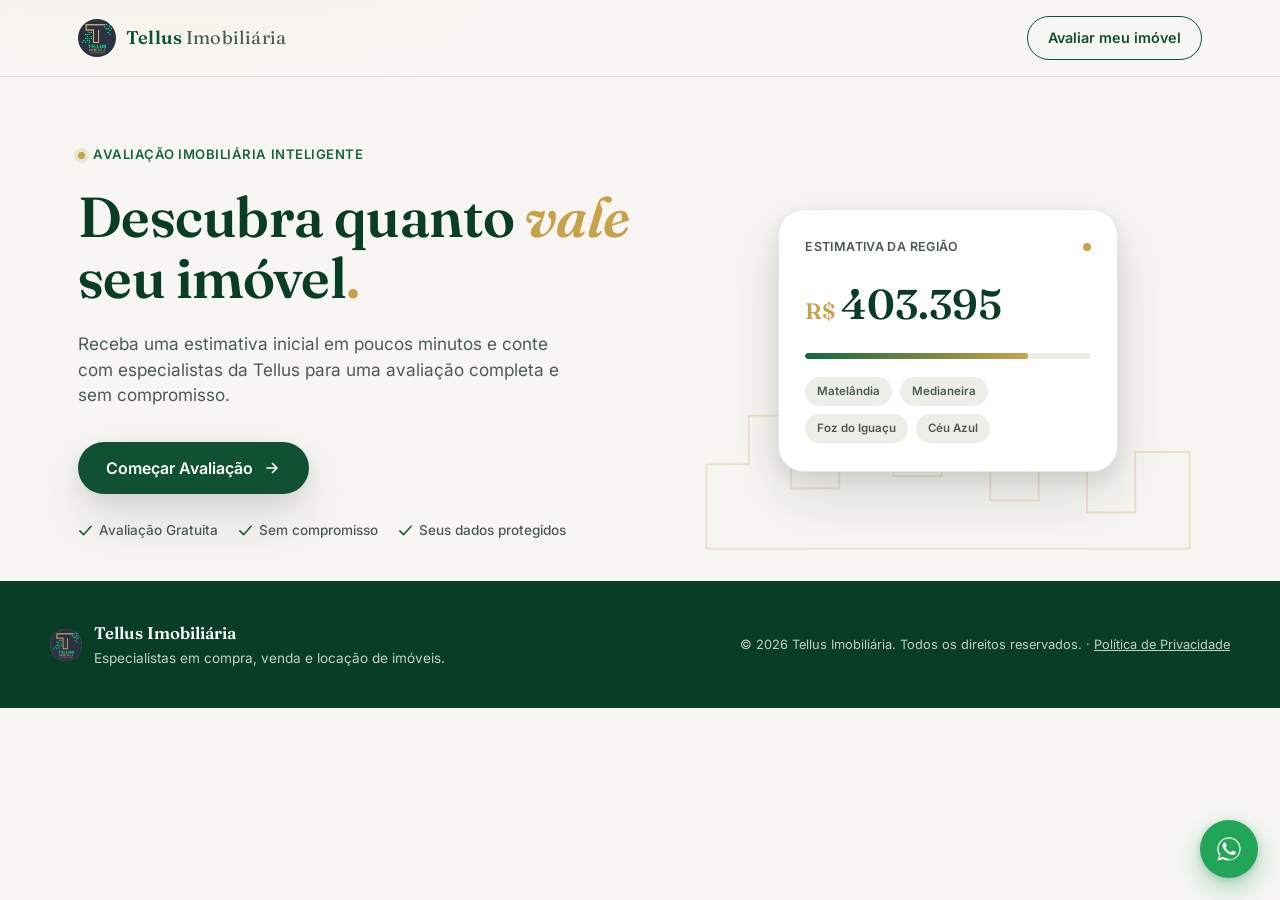
<file: index.html>
<!DOCTYPE html>
<html lang="pt-BR">
<head>
<meta charset="UTF-8">
<meta name="viewport" content="width=device-width, initial-scale=1.0, viewport-fit=cover">
<title>Tellus Imobiliária | Descubra quanto vale seu imóvel</title>
<link rel="icon" type="image/png" href="logo-tellus.png">
<meta name="description" content="Receba uma estimativa gratuita e sem compromisso do valor do seu imóvel com a Tellus Imobiliária.">
<meta name="keywords" content="avaliação de imóvel, quanto vale meu imóvel, imobiliária Matelândia, imobiliária Medianeira, Tellus Imobiliária, vender imóvel, avaliação gratuita">
<link rel="canonical" href="https://telluspub-cpu.github.io/tellus-avalia/">

<!-- Open Graph (prévia ao compartilhar no WhatsApp, Instagram, Facebook) -->
<meta property="og:type" content="website">
<meta property="og:locale" content="pt_BR">
<meta property="og:url" content="https://telluspub-cpu.github.io/tellus-avalia/">
<meta property="og:title" content="Tellus Imobiliária | Descubra quanto vale seu imóvel">
<meta property="og:description" content="Receba uma estimativa gratuita e sem compromisso do valor do seu imóvel com a Tellus Imobiliária.">
<meta property="og:image" content="https://telluspub-cpu.github.io/tellus-avalia/og-image.png">
<meta property="og:image:width" content="1200">
<meta property="og:image:height" content="630">
<meta property="og:site_name" content="Tellus Imobiliária">

<!-- Twitter Card -->
<meta name="twitter:card" content="summary_large_image">
<meta name="twitter:title" content="Tellus Imobiliária | Descubra quanto vale seu imóvel">
<meta name="twitter:description" content="Receba uma estimativa gratuita e sem compromisso do valor do seu imóvel com a Tellus Imobiliária.">
<meta name="twitter:image" content="https://telluspub-cpu.github.io/tellus-avalia/og-image.png">

<!-- Dados estruturados (Schema.org) — ajuda o Google a entender que
     este site pertence a uma imobiliária -->
<script type="application/ld+json">
{
  "@context": "https://schema.org",
  "@type": "RealEstateAgent",
  "name": "Tellus Imobiliária",
  "description": "Especialistas em compra, venda e locação de imóveis, com avaliação gratuita e sem compromisso.",
  "url": "https://telluspub-cpu.github.io/tellus-avalia/",
  "image": "https://telluspub-cpu.github.io/tellus-avalia/logo-tellus.png"
}
</script>


<!-- Preconnect para carregamento rápido de fontes -->
<link rel="preconnect" href="https://fonts.googleapis.com">
<link rel="preconnect" href="https://fonts.gstatic.com" crossorigin>
<link href="https://fonts.googleapis.com/css2?family=Fraunces:opsz,wght@9..144,400;9..144,500;9..144,600;9..144,700&family=Inter:wght@400;500;600;700;800&display=swap" rel="stylesheet">

<link rel="stylesheet" href="style.css">

<!-- ===========================================================
     GOOGLE ANALYTICS (GA4) — já configurado com o ID da Tellus.
     =========================================================== -->
<script async src="https://www.googletagmanager.com/gtag/js?id=G-XMH2RTP1MX"></script>
<script>
  window.dataLayer = window.dataLayer || [];
  function gtag(){dataLayer.push(arguments);}
  gtag('js', new Date());
  gtag('config', 'G-XMH2RTP1MX');
</script>
</head>
<body>

<!-- ============================================= -->
<!-- CURSOR / GLOW DE FUNDO (decorativo)             -->
<!-- ============================================= -->
<div class="bg-aura" aria-hidden="true"></div>

<!-- ============================================= -->
<!-- CABEÇALHO                                       -->
<!-- ============================================= -->
<header class="site-header" id="siteHeader">
  <div class="header-inner">
    <div class="brand">
      <span class="brand-mark brand-mark-logo" aria-hidden="true">
        <img src="logo-tellus.png" alt="" width="38" height="38">
      </span>
      <span class="brand-name">Tellus<span class="brand-name-light">Imobiliária</span></span>
    </div>
    <a class="header-cta" href="#" id="headerCta">Avaliar meu imóvel</a>
  </div>
</header>

<main>
  <!-- ============================================= -->
  <!-- HERO                                            -->
  <!-- ============================================= -->
  <section class="hero" id="hero">
    <div class="hero-grid">
      <div class="hero-copy">
        <p class="eyebrow"><span class="eyebrow-dot"></span> Avaliação imobiliária inteligente</p>
        <h1 class="hero-title">
          Descubra quanto <span class="hero-title-accent">vale</span> seu imóvel<span class="accent-dot">.</span>
        </h1>
        <p class="hero-subtitle">
          Receba uma estimativa inicial em poucos minutos e conte com especialistas
          da Tellus para uma avaliação completa e sem compromisso.
        </p>
        <button class="btn-primary btn-hero" id="startBtn">
          <span>Começar Avaliação</span>
          <svg width="18" height="18" viewBox="0 0 18 18" fill="none"><path d="M4 9H14M14 9L9.5 4.5M14 9L9.5 13.5" stroke="currentColor" stroke-width="1.6" stroke-linecap="round" stroke-linejoin="round"/></svg>
        </button>
        <ul class="trust-seals">
          <li><svg viewBox="0 0 16 16" width="15" height="15"><path d="M2 8.5L6 12.5L14 3.5" stroke="currentColor" stroke-width="1.8" fill="none" stroke-linecap="round" stroke-linejoin="round"/></svg> Avaliação Gratuita</li>
          <li><svg viewBox="0 0 16 16" width="15" height="15"><path d="M2 8.5L6 12.5L14 3.5" stroke="currentColor" stroke-width="1.8" fill="none" stroke-linecap="round" stroke-linejoin="round"/></svg> Sem compromisso</li>
          <li><svg viewBox="0 0 16 16" width="15" height="15"><path d="M2 8.5L6 12.5L14 3.5" stroke="currentColor" stroke-width="1.8" fill="none" stroke-linecap="round" stroke-linejoin="round"/></svg> Seus dados protegidos</li>
        </ul>
      </div>

      <div class="hero-visual" aria-hidden="true">
        <div class="valuation-card">
          <div class="valuation-card-head">
            <span>Estimativa da região</span>
            <span class="pulse-dot"></span>
          </div>
          <div class="valuation-figure">
            <span class="currency">R$</span>
            <span class="odometer" id="heroOdometer">0</span>
          </div>
          <div class="valuation-bar">
            <div class="valuation-bar-fill"></div>
          </div>
          <div class="valuation-tags">
            <span>Matelândia</span>
            <span>Medianeira</span>
            <span>Foz do Iguaçu</span>
            <span>Céu Azul</span>
          </div>
        </div>
        <svg class="skyline" viewBox="0 0 420 220" fill="none" xmlns="http://www.w3.org/2000/svg">
          <path class="skyline-path" d="M10 210 L10 140 L45 140 L45 100 L80 100 L80 160 L120 160 L120 60 L165 60 L165 150 L205 150 L205 90 L205 90 L245 90 L245 170 L285 170 L285 110 L325 110 L325 180 L365 180 L365 130 L410 130 L410 210 Z" stroke="currentColor" stroke-width="1.5"/>
        </svg>
      </div>
    </div>
  </section>

  <!-- ============================================= -->
  <!-- QUESTIONÁRIO / CHAT                             -->
  <!-- ============================================= -->
  <section class="chat-section" id="chatSection">
    <div class="chat-frame">

      <!-- Campo-armadilha (honeypot) contra bots de spam.
           Fica invisível e inacessível para pessoas reais, mas bots
           que preenchem formulários automaticamente costumam
           preencher qualquer campo que encontrarem no HTML.
           Se este campo vier preenchido, o envio é descartado. -->
      <input type="text" id="campoSite" name="site_web" class="honeypot-field" tabindex="-1" autocomplete="off" aria-hidden="true">

      <div class="chat-topbar">
        <div class="chat-topbar-info">
          <span class="chat-avatar">
            <svg width="16" height="16" viewBox="0 0 30 30" fill="none"><path d="M15 2L27 9V21L15 28L3 21V9L15 2Z" stroke="currentColor" stroke-width="1.6"/><path d="M15 9L21 12.5V19.5L15 23L9 19.5V12.5L15 9Z" fill="currentColor"/></svg>
          </span>
          <div>
            <p class="chat-topbar-title">Avaliação Tellus</p>
            <p class="chat-topbar-subtitle" id="stepLabel">Pergunta 1 de 15</p>
          </div>
        </div>
        <button class="chat-close" id="closeChat" aria-label="Fechar questionário">
          <svg width="16" height="16" viewBox="0 0 16 16"><path d="M2 2L14 14M14 2L2 14" stroke="currentColor" stroke-width="1.6" stroke-linecap="round"/></svg>
        </button>
      </div>

      <div class="progress-track" aria-hidden="true">
        <div class="progress-fill" id="progressFill"></div>
      </div>

      <div class="chat-body" id="chatBody">
        <!-- Mensagens e perguntas injetadas via JavaScript -->
      </div>

      <div class="chat-footer" id="chatFooter">
        <!-- Área de resposta ativa (botões / input) injetada via JS -->
      </div>
    </div>
  </section>

  <!-- ============================================= -->
  <!-- TELA DE SUCESSO                                 -->
  <!-- ============================================= -->
  <section class="success-section" id="successSection">
    <canvas id="confettiCanvas"></canvas>
    <div class="success-card">
      <div class="success-check">
        <svg viewBox="0 0 80 80" width="80" height="80">
          <circle class="check-circle" cx="40" cy="40" r="36" fill="none" stroke-width="3"/>
          <path class="check-mark" d="M24 41L35 52L57 28" fill="none" stroke-width="4.5" stroke-linecap="round" stroke-linejoin="round"/>
        </svg>
      </div>
      <h2>Sua avaliação foi recebida com sucesso!</h2>
      <p>Um especialista da Tellus entrará em contato em breve para entregar uma estimativa personalizada do valor do seu imóvel.</p>
      <a href="#" id="whatsappBtn" class="btn-whatsapp" target="_blank" rel="noopener">
        <svg width="20" height="20" viewBox="0 0 24 24" fill="currentColor"><path d="M17.5 14.4c-.3-.1-1.7-.9-2-1-.3-.1-.5-.1-.7.1-.2.3-.8 1-.9 1.1-.2.2-.3.2-.6.1-.3-.1-1.3-.5-2.4-1.5-.9-.8-1.5-1.8-1.7-2.1-.2-.3 0-.5.1-.6.1-.1.3-.3.4-.5.1-.1.2-.3.3-.4.1-.2 0-.4 0-.5C10 9 9.4 7.6 9.2 7c-.2-.5-.4-.5-.6-.5h-.5c-.2 0-.5.1-.7.3-.2.3-1 1-1 2.3 0 1.4 1 2.7 1.1 2.9.1.2 2 3.1 4.9 4.3.7.3 1.2.5 1.6.6.7.2 1.3.2 1.8.1.5-.1 1.7-.7 1.9-1.4.2-.7.2-1.2.2-1.4-.1-.1-.3-.2-.6-.3z"/><path d="M12 2C6.5 2 2 6.5 2 12c0 1.9.5 3.7 1.5 5.3L2 22l4.8-1.5c1.5.8 3.3 1.3 5.2 1.3 5.5 0 10-4.5 10-10S17.5 2 12 2zm0 18.2c-1.7 0-3.4-.5-4.8-1.3l-.3-.2-3.2 1 1-3.1-.2-.3C3.5 15 3 13.5 3 12c0-4.9 4.1-9 9-9s9 4.1 9 9-4.1 9.2-9 9.2z"/></svg>
        Falar no WhatsApp
      </a>
    </div>
  </section>
</main>

<!-- ============================================= -->
<!-- RODAPÉ                                          -->
<!-- ============================================= -->
<footer class="site-footer">
  <div class="footer-inner">
    <div class="footer-brand">
      <span class="brand-mark brand-mark-logo" aria-hidden="true">
        <img src="logo-tellus.png" alt="" width="32" height="32">
      </span>
      <div>
        <p class="footer-name">Tellus Imobiliária</p>
        <p class="footer-tagline">Especialistas em compra, venda e locação de imóveis.</p>
      </div>
    </div>
    <p class="footer-copy">© <span id="year"></span> Tellus Imobiliária. Todos os direitos reservados. · <a href="privacidade.html" style="color:inherit; text-decoration:underline;">Política de Privacidade</a></p>
  </div>
</footer>

<!-- ============================================= -->
<!-- BOTÃO FLUTUANTE DO WHATSAPP                     -->
<!-- Fica visível em qualquer parte do site, para    -->
<!-- quem preferir falar direto com um corretor sem  -->
<!-- preencher o questionário completo.              -->
<!-- ============================================= -->
<a href="#" id="floatingWhatsapp" class="floating-whatsapp" target="_blank" rel="noopener" aria-label="Falar no WhatsApp">
  <svg width="28" height="28" viewBox="0 0 24 24" fill="currentColor"><path d="M17.5 14.4c-.3-.1-1.7-.9-2-1-.3-.1-.5-.1-.7.1-.2.3-.8 1-.9 1.1-.2.2-.3.2-.6.1-.3-.1-1.3-.5-2.4-1.5-.9-.8-1.5-1.8-1.7-2.1-.2-.3 0-.5.1-.6.1-.1.3-.3.4-.5.1-.1.2-.3.3-.4.1-.2 0-.4 0-.5C10 9 9.4 7.6 9.2 7c-.2-.5-.4-.5-.6-.5h-.5c-.2 0-.5.1-.7.3-.2.3-1 1-1 2.3 0 1.4 1 2.7 1.1 2.9.1.2 2 3.1 4.9 4.3.7.3 1.2.5 1.6.6.7.2 1.3.2 1.8.1.5-.1 1.7-.7 1.9-1.4.2-.7.2-1.2.2-1.4-.1-.1-.3-.2-.6-.3z"/><path d="M12 2C6.5 2 2 6.5 2 12c0 1.9.5 3.7 1.5 5.3L2 22l4.8-1.5c1.5.8 3.3 1.3 5.2 1.3 5.5 0 10-4.5 10-10S17.5 2 12 2zm0 18.2c-1.7 0-3.4-.5-4.8-1.3l-.3-.2-3.2 1 1-3.1-.2-.3C3.5 15 3 13.5 3 12c0-4.9 4.1-9 9-9s9 4.1 9 9-4.1 9.2-9 9.2z"/></svg>
</a>

<script src="script.js"></script>
</body>
</html>
</file>
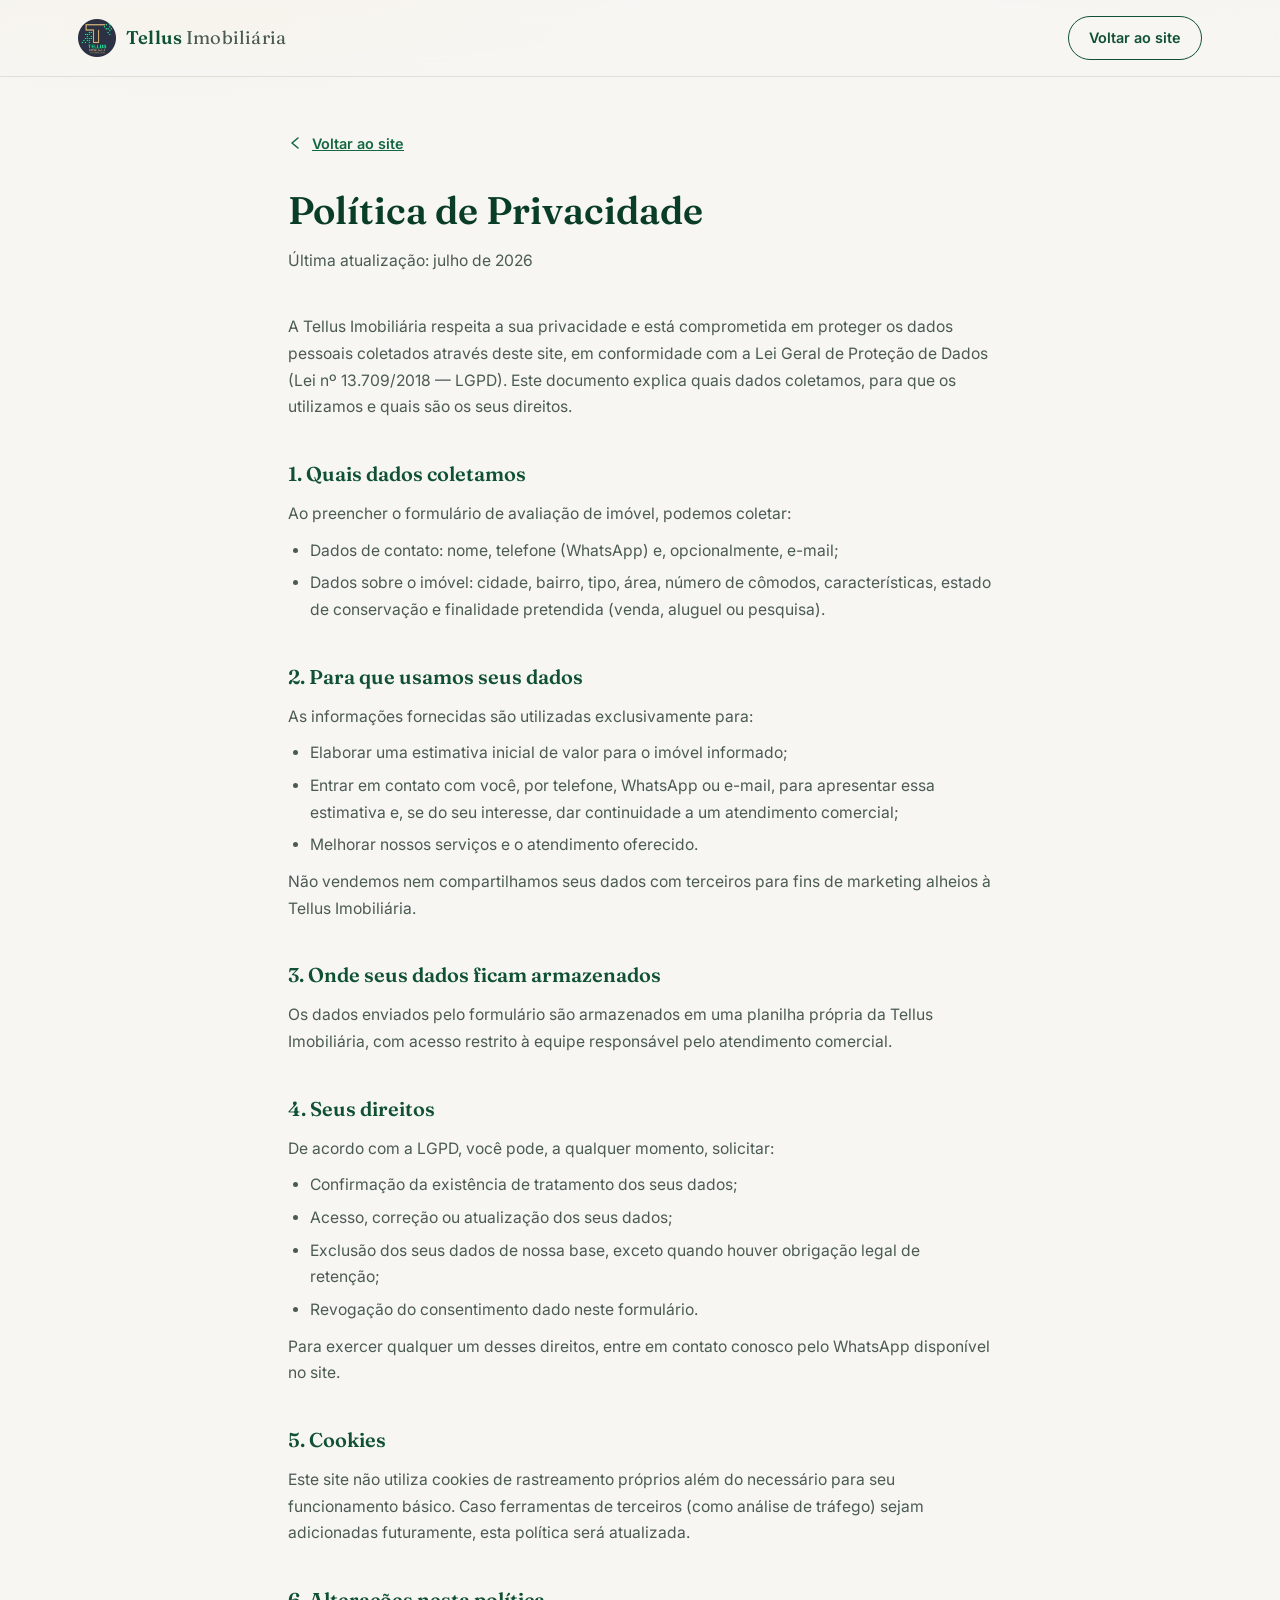
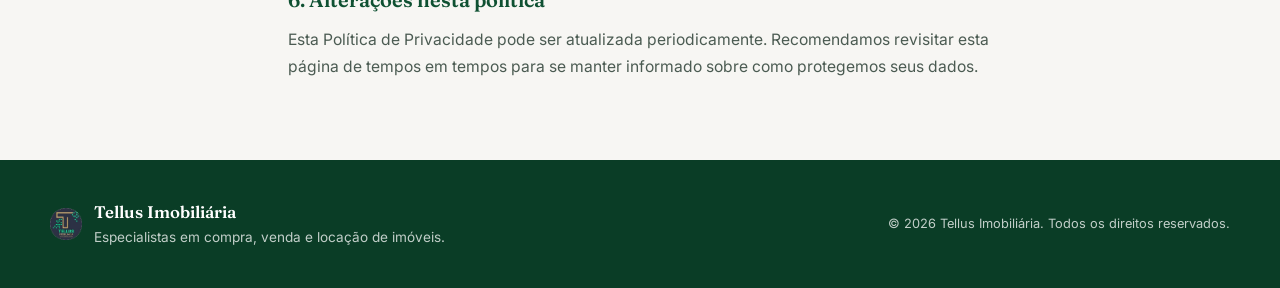
<file: privacidade.html>
<!DOCTYPE html>
<html lang="pt-BR">
<head>
<meta charset="UTF-8">
<meta name="viewport" content="width=device-width, initial-scale=1.0">
<title>Política de Privacidade | Tellus Imobiliária</title>
<meta name="robots" content="noindex">
<link rel="icon" type="image/png" href="logo-tellus.png">

<link rel="preconnect" href="https://fonts.googleapis.com">
<link rel="preconnect" href="https://fonts.gstatic.com" crossorigin>
<link href="https://fonts.googleapis.com/css2?family=Fraunces:opsz,wght@9..144,400;9..144,500;9..144,600;9..144,700&family=Inter:wght@400;500;600;700;800&display=swap" rel="stylesheet">

<link rel="stylesheet" href="style.css">

<!-- GOOGLE ANALYTICS (GA4) — mesmo ID usado no index.html -->
<script async src="https://www.googletagmanager.com/gtag/js?id=G-XMH2RTP1MX"></script>
<script>
  window.dataLayer = window.dataLayer || [];
  function gtag(){dataLayer.push(arguments);}
  gtag('js', new Date());
  gtag('config', 'G-XMH2RTP1MX');
</script>

<style>
  /* Estilos específicos da página de política, reaproveitando os tokens do style.css */
  .policy-main{ max-width:760px; margin:0 auto; padding:56px 28px 80px; }
  .policy-main h1{
    font-family:var(--font-display); font-weight:600; color:var(--color-green-900);
    font-size:clamp(1.8rem, 3.4vw, 2.4rem); margin-bottom:8px;
  }
  @media (prefers-color-scheme: dark){ .policy-main h1{ color:var(--color-white); } }
  .policy-updated{ color:var(--text-secondary); font-size:.88rem; margin-bottom:40px; }
  .policy-main h2{
    font-family:var(--font-display); font-weight:600; color:var(--color-green-800);
    font-size:1.25rem; margin-top:38px; margin-bottom:12px;
  }
  @media (prefers-color-scheme: dark){ .policy-main h2{ color:var(--color-gold-400); } }
  .policy-main p, .policy-main li{ color:var(--text-secondary); font-size:.98rem; line-height:1.7; }
  .policy-main ul{ padding-left:22px; margin:10px 0; display:flex; flex-direction:column; gap:6px; }
  .policy-main a{ color:var(--color-green-700); font-weight:600; text-decoration:underline; }
  @media (prefers-color-scheme: dark){ .policy-main a{ color:var(--color-gold-400); } }
  .policy-back{
    display:inline-flex; align-items:center; gap:8px; margin-bottom:28px;
    font-size:.9rem; font-weight:600; color:var(--text-secondary);
  }
  .policy-back:hover{ color:var(--color-green-800); }
  @media (prefers-color-scheme: dark){ .policy-back:hover{ color:var(--color-gold-400); } }
</style>
</head>
<body>

<div class="bg-aura" aria-hidden="true"></div>

<header class="site-header">
  <div class="header-inner">
    <a class="brand" href="index.html" style="display:flex; align-items:center; gap:10px;">
      <span class="brand-mark brand-mark-logo" aria-hidden="true">
        <img src="logo-tellus.png" alt="" width="38" height="38">
      </span>
      <span class="brand-name">Tellus<span class="brand-name-light">Imobiliária</span></span>
    </a>
    <a class="header-cta" href="index.html">Voltar ao site</a>
  </div>
</header>

<main class="policy-main">
  <a class="policy-back" href="index.html">
    <svg width="16" height="16" viewBox="0 0 16 16"><path d="M10 3L4 8L10 13" stroke="currentColor" stroke-width="1.6" fill="none" stroke-linecap="round" stroke-linejoin="round"/></svg>
    Voltar ao site
  </a>

  <h1>Política de Privacidade</h1>
  <p class="policy-updated">Última atualização: julho de 2026</p>

  <p>
    A Tellus Imobiliária respeita a sua privacidade e está comprometida em proteger os dados
    pessoais coletados através deste site, em conformidade com a Lei Geral de Proteção de Dados
    (Lei nº 13.709/2018 — LGPD). Este documento explica quais dados coletamos, para que os
    utilizamos e quais são os seus direitos.
  </p>

  <h2>1. Quais dados coletamos</h2>
  <p>Ao preencher o formulário de avaliação de imóvel, podemos coletar:</p>
  <ul>
    <li>Dados de contato: nome, telefone (WhatsApp) e, opcionalmente, e-mail;</li>
    <li>Dados sobre o imóvel: cidade, bairro, tipo, área, número de cômodos, características, estado de conservação e finalidade pretendida (venda, aluguel ou pesquisa).</li>
  </ul>

  <h2>2. Para que usamos seus dados</h2>
  <p>As informações fornecidas são utilizadas exclusivamente para:</p>
  <ul>
    <li>Elaborar uma estimativa inicial de valor para o imóvel informado;</li>
    <li>Entrar em contato com você, por telefone, WhatsApp ou e-mail, para apresentar essa estimativa e, se do seu interesse, dar continuidade a um atendimento comercial;</li>
    <li>Melhorar nossos serviços e o atendimento oferecido.</li>
  </ul>
  <p>Não vendemos nem compartilhamos seus dados com terceiros para fins de marketing alheios à Tellus Imobiliária.</p>

  <h2>3. Onde seus dados ficam armazenados</h2>
  <p>
    Os dados enviados pelo formulário são armazenados em uma planilha própria da Tellus
    Imobiliária, com acesso restrito à equipe responsável pelo atendimento comercial.
  </p>

  <h2>4. Seus direitos</h2>
  <p>De acordo com a LGPD, você pode, a qualquer momento, solicitar:</p>
  <ul>
    <li>Confirmação da existência de tratamento dos seus dados;</li>
    <li>Acesso, correção ou atualização dos seus dados;</li>
    <li>Exclusão dos seus dados de nossa base, exceto quando houver obrigação legal de retenção;</li>
    <li>Revogação do consentimento dado neste formulário.</li>
  </ul>
  <p>
    Para exercer qualquer um desses direitos, entre em contato conosco pelo WhatsApp
    disponível no site.
  </p>

  <h2>5. Cookies</h2>
  <p>
    Este site não utiliza cookies de rastreamento próprios além do necessário para seu
    funcionamento básico. Caso ferramentas de terceiros (como análise de tráfego) sejam
    adicionadas futuramente, esta política será atualizada.
  </p>

  <h2>6. Alterações nesta política</h2>
  <p>
    Esta Política de Privacidade pode ser atualizada periodicamente. Recomendamos revisitar
    esta página de tempos em tempos para se manter informado sobre como protegemos seus dados.
  </p>
</main>

<footer class="site-footer">
  <div class="footer-inner">
    <div class="footer-brand">
      <span class="brand-mark brand-mark-logo" aria-hidden="true">
        <img src="logo-tellus.png" alt="" width="32" height="32">
      </span>
      <div>
        <p class="footer-name">Tellus Imobiliária</p>
        <p class="footer-tagline">Especialistas em compra, venda e locação de imóveis.</p>
      </div>
    </div>
    <p class="footer-copy">© <span id="year"></span> Tellus Imobiliária. Todos os direitos reservados.</p>
  </div>
</footer>

<script>document.getElementById('year').textContent = new Date().getFullYear();</script>
</body>
</html>
</file>
<file: style.css>
/* =====================================================================
   TELLUS IMOBILIÁRIA — FOLHA DE ESTILOS
   Organização:
   1. Tokens (cores, tipografia, espaçamento)
   2. Reset e base
   3. Cabeçalho
   4. Hero
   5. Seção de Chat / Questionário
   6. Componentes de pergunta (botões, inputs, checklist)
   7. Tela de sucesso + confete
   8. Rodapé
   9. Responsividade
   10. Modo escuro automático
   11. Acessibilidade (prefers-reduced-motion)
   ===================================================================== */

/* ---------------------------------------------------------------------
   1. TOKENS
   --------------------------------------------------------------------- */
:root{
  /* Paleta */
  --color-green-900:#0A3D26;
  --color-green-800:#0F5132;
  --color-green-700:#146740;
  --color-gold-500:#C8A24A;
  --color-gold-400:#D9BA71;
  --color-white:#FFFFFF;
  --color-gray-050:#F7F6F3;
  --color-gray-100:#EFEDE7;
  --color-gray-300:#D9D5CB;
  --color-ink-900:#12211A;
  --color-ink-600:#4B5B52;

  /* Superfícies (trocam no modo escuro) */
  --bg-page:var(--color-gray-050);
  --bg-surface:var(--color-white);
  --bg-surface-alt:var(--color-gray-100);
  --text-primary:var(--color-ink-900);
  --text-secondary:var(--color-ink-600);
  --border-subtle: rgba(18,33,26,0.10);
  --shadow-color: 18,33,26;

  /* Tipografia */
  --font-display:'Fraunces', Georgia, serif;
  --font-body:'Inter', -apple-system, BlinkMacSystemFont, sans-serif;

  /* Espaçamento / forma */
  --radius-sm:10px;
  --radius-md:16px;
  --radius-lg:26px;
  --radius-pill:999px;

  --shadow-soft: 0 2px 8px rgba(var(--shadow-color), 0.06), 0 10px 30px rgba(var(--shadow-color), 0.07);
  --shadow-lift: 0 8px 20px rgba(var(--shadow-color), 0.10), 0 24px 60px rgba(var(--shadow-color), 0.12);

  --ease-out: cubic-bezier(.16,.8,.28,1);
}

@media (prefers-color-scheme: dark){
  :root{
    --bg-page:#0B1712;
    --bg-surface:#122A1F;
    --bg-surface-alt:#0F241B;
    --text-primary:#F2F1EC;
    --text-secondary:#AFC0B6;
    --border-subtle: rgba(242,241,236,0.10);
    --shadow-color: 0,0,0;
    --color-gray-100:#16332476;
  }
}

/* ---------------------------------------------------------------------
   2. RESET E BASE
   --------------------------------------------------------------------- */
*,*::before,*::after{ box-sizing:border-box; margin:0; padding:0; }
html{ scroll-behavior:smooth; }
body{
  font-family:var(--font-body);
  background:var(--bg-page);
  color:var(--text-primary);
  line-height:1.5;
  -webkit-font-smoothing:antialiased;
  overflow-x:hidden;
  transition:background .4s var(--ease-out), color .4s var(--ease-out);
}
img,svg{ display:block; max-width:100%; }
button{ font-family:inherit; cursor:pointer; border:none; background:none; color:inherit; }
input{ font-family:inherit; }
a{ color:inherit; text-decoration:none; }
:focus-visible{ outline:2px solid var(--color-gold-500); outline-offset:3px; border-radius:6px; }

.bg-aura{
  position:fixed; inset:-20% -10% auto -10%; height:70vh; z-index:-1;
  background:
    radial-gradient(50% 50% at 20% 10%, rgba(200,162,74,0.16) 0%, rgba(200,162,74,0) 70%),
    radial-gradient(45% 45% at 85% 0%, rgba(15,81,50,0.18) 0%, rgba(15,81,50,0) 70%);
  pointer-events:none;
}

/* ---------------------------------------------------------------------
   3. CABEÇALHO
   --------------------------------------------------------------------- */
.site-header{
  position:sticky; top:0; z-index:40;
  backdrop-filter:saturate(180%) blur(14px);
  background:rgba(247,246,243,0.72);
  border-bottom:1px solid var(--border-subtle);
}
@media (prefers-color-scheme: dark){
  .site-header{ background:rgba(11,23,18,0.72); }
}
.header-inner{
  max-width:1180px; margin:0 auto; padding:16px 28px;
  display:flex; align-items:center; justify-content:space-between;
}
.brand{ display:flex; align-items:center; gap:10px; }
.brand-mark{ color:var(--color-gold-500); display:flex; }
.brand-mark-logo{ align-items:center; justify-content:center; }
.brand-mark-logo img{ display:block; width:38px; height:38px; object-fit:contain; }
.footer-brand .brand-mark-logo img{ width:32px; height:32px; }
.brand-name{
  font-family:var(--font-display); font-weight:600; font-size:1.15rem;
  letter-spacing:.01em; color:var(--color-green-800);
}
@media (prefers-color-scheme: dark){ .brand-name{ color:var(--color-gold-400); } }
.brand-name-light{ font-weight:400; color:var(--text-secondary); margin-left:4px; }

.header-cta{
  font-size:.9rem; font-weight:600; padding:10px 20px;
  border:1px solid var(--color-green-800); border-radius:var(--radius-pill);
  color:var(--color-green-800); transition:all .25s var(--ease-out);
}
@media (prefers-color-scheme: dark){ .header-cta{ color:var(--color-gold-400); border-color:var(--color-gold-400); } }
.header-cta:hover{ background:var(--color-green-800); color:var(--color-white); }
@media (prefers-color-scheme: dark){ .header-cta:hover{ background:var(--color-gold-400); color:var(--color-green-900); } }

/* ---------------------------------------------------------------------
   4. HERO
   --------------------------------------------------------------------- */
.hero{ max-width:1180px; margin:0 auto; padding:64px 28px 40px; }
.hero-grid{
  display:grid; grid-template-columns:1.05fr .95fr; gap:56px; align-items:center;
}
.eyebrow{
  display:inline-flex; align-items:center; gap:8px;
  font-size:.82rem; font-weight:600; letter-spacing:.04em; text-transform:uppercase;
  color:var(--color-green-700); margin-bottom:22px;
}
@media (prefers-color-scheme: dark){ .eyebrow{ color:var(--color-gold-400); } }
.eyebrow-dot{ width:7px; height:7px; border-radius:50%; background:var(--color-gold-500); box-shadow:0 0 0 4px rgba(200,162,74,0.18); }

.hero-title{
  font-family:var(--font-display); font-weight:600;
  font-size:clamp(2.4rem, 4.4vw, 3.6rem);
  line-height:1.08; letter-spacing:-.01em;
  color:var(--color-green-900);
  animation:fadeUp .8s var(--ease-out) both;
}
@media (prefers-color-scheme: dark){ .hero-title{ color:var(--color-white); } }
.hero-title-accent{ font-style:italic; color:var(--color-gold-500); }
.accent-dot{ color:var(--color-gold-500); }

.hero-subtitle{
  margin-top:22px; max-width:46ch; font-size:1.08rem; color:var(--text-secondary);
  animation:fadeUp .8s .1s var(--ease-out) both;
}

.btn-primary{
  margin-top:34px; display:inline-flex; align-items:center; gap:10px;
  background:var(--color-green-800); color:var(--color-white);
  font-weight:600; font-size:1rem; padding:16px 28px; border-radius:var(--radius-pill);
  box-shadow:var(--shadow-lift);
  transition:transform .3s var(--ease-out), box-shadow .3s var(--ease-out), background .3s var(--ease-out);
  animation:fadeUp .8s .2s var(--ease-out) both;
}
.btn-primary svg{ transition:transform .3s var(--ease-out); }
.btn-primary:hover{ transform:translateY(-2px); background:var(--color-green-700); box-shadow:0 14px 34px rgba(15,81,50,0.28); }
.btn-primary:hover svg{ transform:translateX(3px); }
.btn-primary:active{ transform:translateY(0); }

.trust-seals{
  display:flex; flex-wrap:wrap; gap:20px; margin-top:26px; list-style:none;
  font-size:.85rem; color:var(--text-secondary); font-weight:500;
  animation:fadeUp .8s .3s var(--ease-out) both;
}
.trust-seals li{ display:flex; align-items:center; gap:6px; }
.trust-seals svg{ color:var(--color-green-700); flex-shrink:0; }
@media (prefers-color-scheme: dark){ .trust-seals svg{ color:var(--color-gold-400); } }

/* --- Visual do hero: cartão de estimativa + skyline --- */
.hero-visual{ position:relative; display:flex; justify-content:center; align-items:center; min-height:380px; }
.valuation-card{
  position:relative; z-index:2;
  width:100%; max-width:340px; background:var(--bg-surface);
  border-radius:var(--radius-lg); padding:28px 26px; box-shadow:var(--shadow-lift);
  border:1px solid var(--border-subtle);
  animation:cardFloat 6s ease-in-out infinite, fadeUp .9s .15s var(--ease-out) both;
}
.valuation-card-head{
  display:flex; align-items:center; justify-content:space-between;
  font-size:.78rem; font-weight:600; color:var(--text-secondary); text-transform:uppercase; letter-spacing:.03em;
}
.pulse-dot{
  width:8px; height:8px; border-radius:50%; background:var(--color-gold-500);
  box-shadow:0 0 0 0 rgba(200,162,74,0.5); animation:pulse 2.2s infinite;
}
.valuation-figure{ display:flex; align-items:baseline; gap:6px; margin-top:16px; }
.currency{ font-family:var(--font-display); font-size:1.4rem; color:var(--color-gold-500); font-weight:600; }
.odometer{ font-family:var(--font-display); font-size:2.6rem; font-weight:600; color:var(--color-green-900); font-variant-numeric:tabular-nums; }
@media (prefers-color-scheme: dark){ .odometer{ color:var(--color-white); } }
.valuation-bar{ margin-top:18px; height:6px; border-radius:var(--radius-pill); background:var(--bg-surface-alt); overflow:hidden; }
.valuation-bar-fill{
  height:100%; width:0%; border-radius:var(--radius-pill);
  background:linear-gradient(90deg, var(--color-green-700), var(--color-gold-500));
  animation:fillBar 2.4s 1s var(--ease-out) forwards;
}
.valuation-tags{ display:flex; flex-wrap:wrap; gap:8px; margin-top:18px; }
.valuation-tags span{
  font-size:.72rem; font-weight:600; padding:6px 12px; border-radius:var(--radius-pill);
  background:var(--bg-surface-alt); color:var(--text-secondary);
}
.skyline{
  position:absolute; bottom:-30px; left:50%; transform:translateX(-50%);
  width:110%; color:var(--color-gold-400); opacity:.35; z-index:1;
}
.skyline-path{ animation:skylineDrift 10s ease-in-out infinite; }

/* ---------------------------------------------------------------------
   5. SEÇÃO DE CHAT / QUESTIONÁRIO
   --------------------------------------------------------------------- */
.chat-section{
  display:none; /* ativado via JS quando o usuário inicia */
  min-height:100vh;
  padding:40px 20px 60px;
  align-items:center; justify-content:center;
  background:
    radial-gradient(60% 40% at 15% 0%, rgba(200,162,74,0.10), transparent 60%),
    var(--bg-page);
}
.chat-section.is-active{ display:flex; animation:fadeIn .5s var(--ease-out) both; }

.chat-frame{
  width:100%; max-width:620px; background:var(--bg-surface);
  border-radius:var(--radius-lg); box-shadow:var(--shadow-lift);
  border:1px solid var(--border-subtle);
  display:flex; flex-direction:column; overflow:hidden;
  min-height:600px; max-height:88vh;
}

/* Campo-armadilha contra bots — invisível para pessoas reais.
   Posicionado fora da tela (não usa display:none/visibility:hidden,
   que muitos bots já sabem identificar e ignorar). */
.honeypot-field{
  position:absolute; left:-9999px; top:-9999px;
  width:1px; height:1px; opacity:0; overflow:hidden;
  pointer-events:none;
}
.chat-topbar{
  display:flex; align-items:center; justify-content:space-between;
  padding:20px 24px; border-bottom:1px solid var(--border-subtle);
}
.chat-topbar-info{ display:flex; align-items:center; gap:12px; }
.chat-avatar{
  width:38px; height:38px; border-radius:50%; display:flex; align-items:center; justify-content:center;
  background:var(--color-green-800); color:var(--color-gold-400); flex-shrink:0;
}
.chat-topbar-title{ font-weight:700; font-size:.95rem; }
.chat-topbar-subtitle{ font-size:.78rem; color:var(--text-secondary); margin-top:1px; }
.chat-close{
  width:34px; height:34px; border-radius:50%; display:flex; align-items:center; justify-content:center;
  color:var(--text-secondary); transition:background .2s;
}
.chat-close:hover{ background:var(--bg-surface-alt); }

.progress-track{ height:3px; background:var(--bg-surface-alt); position:relative; }
.progress-fill{
  height:100%; width:6.66%; background:linear-gradient(90deg, var(--color-green-700), var(--color-gold-500));
  transition:width .5s var(--ease-out);
}

.chat-body{
  flex:1; overflow-y:auto; padding:28px 26px 12px;
  display:flex; flex-direction:column; gap:18px;
  scroll-behavior:smooth;
}
.chat-body::-webkit-scrollbar{ width:6px; }
.chat-body::-webkit-scrollbar-thumb{ background:var(--color-gray-300); border-radius:10px; }

/* Bolha de pergunta (bot) */
.msg{
  max-width:88%; display:flex; gap:10px; align-items:flex-start;
  animation:msgIn .45s var(--ease-out) both;
}
.msg-bot-icon{
  width:30px; height:30px; border-radius:50%; flex-shrink:0;
  background:var(--color-green-800); color:var(--color-gold-400);
  display:flex; align-items:center; justify-content:center;
}
.msg-bubble{
  background:var(--bg-surface-alt); padding:14px 18px; border-radius:4px 18px 18px 18px;
  font-size:.98rem; color:var(--text-primary); font-weight:500;
}
.msg-user{ align-self:flex-end; flex-direction:row-reverse; }
.msg-user .msg-bubble{
  background:var(--color-green-800); color:var(--color-white); border-radius:18px 4px 18px 18px;
}

.typing-indicator{ display:flex; gap:4px; padding:6px 4px; }
.typing-indicator span{
  width:6px; height:6px; border-radius:50%; background:var(--text-secondary);
  animation:typingBounce 1.2s infinite ease-in-out;
}
.typing-indicator span:nth-child(2){ animation-delay:.15s; }
.typing-indicator span:nth-child(3){ animation-delay:.3s; }

/* ---------------------------------------------------------------------
   6. COMPONENTES DE PERGUNTA
   --------------------------------------------------------------------- */
.chat-footer{ padding:14px 22px 22px; border-top:1px solid var(--border-subtle); }

.option-grid{ display:flex; flex-wrap:wrap; gap:10px; }
.option-btn{
  padding:12px 18px; border-radius:var(--radius-pill); border:1.5px solid var(--border-subtle);
  font-weight:600; font-size:.92rem; background:var(--bg-surface);
  transition:all .2s var(--ease-out);
}
.option-btn:hover{ border-color:var(--color-gold-500); background:rgba(200,162,74,0.08); transform:translateY(-1px); }
.option-btn.is-selected{ background:var(--color-green-800); border-color:var(--color-green-800); color:var(--color-white); }

.check-grid{ display:flex; flex-wrap:wrap; gap:10px; }
.check-btn{
  padding:11px 16px; border-radius:var(--radius-pill); border:1.5px solid var(--border-subtle);
  font-weight:600; font-size:.88rem; display:flex; align-items:center; gap:7px;
  background:var(--bg-surface); transition:all .2s var(--ease-out);
}
.check-btn .check-box{
  width:16px; height:16px; border-radius:5px; border:1.5px solid var(--border-subtle);
  display:flex; align-items:center; justify-content:center; transition:all .2s;
}
.check-btn.is-selected{ border-color:var(--color-gold-500); background:rgba(200,162,74,0.1); }
.check-btn.is-selected .check-box{ background:var(--color-gold-500); border-color:var(--color-gold-500); color:var(--color-white); }

.field-wrap{ display:flex; flex-direction:column; gap:12px; }

.consent-label{
  display:flex; align-items:flex-start; gap:10px; cursor:pointer;
  font-size:.88rem; color:var(--text-secondary); line-height:1.5;
}
.consent-label a{ color:var(--color-green-700); font-weight:600; text-decoration:underline; }
@media (prefers-color-scheme: dark){ .consent-label a{ color:var(--color-gold-400); } }
.consent-checkbox{
  flex-shrink:0; width:18px; height:18px; margin-top:2px;
  accent-color:var(--color-green-800); cursor:pointer;
}
.text-input{
  width:100%; padding:14px 16px; border-radius:var(--radius-md);
  border:1.5px solid var(--border-subtle); background:var(--bg-surface);
  font-size:1rem; color:var(--text-primary); transition:border-color .2s;
}
.text-input:focus{ border-color:var(--color-gold-500); }
.field-error{
  font-size:.8rem; color:#B3413A; font-weight:600; display:none; align-items:center; gap:6px;
}
.field-error.is-visible{ display:flex; animation:shake .35s; }

.footer-actions{ display:flex; justify-content:flex-end; gap:10px; margin-top:14px; }
.btn-continue{
  background:var(--color-green-800); color:var(--color-white); font-weight:700;
  padding:13px 26px; border-radius:var(--radius-pill); font-size:.92rem;
  transition:all .25s var(--ease-out);
}
.btn-continue:hover{ background:var(--color-green-700); transform:translateY(-1px); }
.btn-continue:disabled{ opacity:.4; cursor:not-allowed; transform:none; }
.btn-back{
  color:var(--text-secondary); font-weight:600; font-size:.88rem; padding:13px 14px;
}
.btn-back:hover{ color:var(--text-primary); }

/* Tela de carregamento (analisando dados) */
.loading-msgs{ display:flex; flex-direction:column; gap:10px; align-items:center; text-align:center; padding:30px 10px; }
.loading-ring{
  width:52px; height:52px; border-radius:50%;
  border:3px solid var(--bg-surface-alt); border-top-color:var(--color-gold-500);
  animation:spin 1s linear infinite; margin-bottom:6px;
}
.loading-text{ font-weight:600; color:var(--text-secondary); font-size:.92rem; min-height:20px; }

/* ---------------------------------------------------------------------
   7. TELA DE SUCESSO + CONFETE
   --------------------------------------------------------------------- */
.success-section{
  display:none; min-height:100vh; align-items:center; justify-content:center;
  padding:40px 20px; position:relative; overflow:hidden;
  background:
    radial-gradient(60% 50% at 50% 0%, rgba(200,162,74,0.14), transparent 65%),
    var(--bg-page);
}
.success-section.is-active{ display:flex; }
#confettiCanvas{ position:absolute; inset:0; width:100%; height:100%; pointer-events:none; }

.success-card{
  position:relative; z-index:2; max-width:460px; text-align:center;
  background:var(--bg-surface); border-radius:var(--radius-lg); padding:48px 36px;
  box-shadow:var(--shadow-lift); border:1px solid var(--border-subtle);
  animation:successPop .6s var(--ease-out) both;
}
.success-check{ display:flex; justify-content:center; margin-bottom:22px; }
.check-circle{ stroke:var(--color-green-700); stroke-dasharray:230; stroke-dashoffset:230; animation:drawCircle 1s var(--ease-out) .1s forwards; }
.check-mark{ stroke:var(--color-gold-500); stroke-dasharray:50; stroke-dashoffset:50; animation:drawCheck .5s var(--ease-out) .8s forwards; }

.success-card h2{ font-family:var(--font-display); font-size:1.5rem; color:var(--color-green-900); margin-bottom:12px; font-weight:600; }
@media (prefers-color-scheme: dark){ .success-card h2{ color:var(--color-white); } }
.success-card p{ color:var(--text-secondary); font-size:.98rem; margin-bottom:28px; }

.btn-whatsapp{
  display:inline-flex; align-items:center; gap:10px; background:#22A559; color:var(--color-white);
  font-weight:700; padding:15px 28px; border-radius:var(--radius-pill);
  box-shadow:0 10px 26px rgba(34,165,89,0.32); transition:transform .25s var(--ease-out);
}
.btn-whatsapp:hover{ transform:translateY(-2px); }

/* ---------------------------------------------------------------------
   8. RODAPÉ
   --------------------------------------------------------------------- */
.site-footer{ background:var(--color-green-900); color:rgba(255,255,255,0.75); padding:40px 28px; }
.footer-inner{
  max-width:1180px; margin:0 auto; display:flex; align-items:center; justify-content:space-between;
  flex-wrap:wrap; gap:18px;
}
.footer-brand{ display:flex; align-items:center; gap:12px; }
.footer-brand .brand-mark{ color:var(--color-gold-400); }
.footer-name{ font-family:var(--font-display); font-weight:600; color:var(--color-white); font-size:1.05rem; }
.footer-tagline{ font-size:.85rem; margin-top:2px; }
.footer-copy{ font-size:.8rem; }

/* ---------------------------------------------------------------------
   8.1 BOTÃO FLUTUANTE DO WHATSAPP
   --------------------------------------------------------------------- */
.floating-whatsapp{
  position:fixed; right:22px; bottom:22px; z-index:50;
  width:58px; height:58px; border-radius:50%;
  background:#22A559; color:var(--color-white);
  display:flex; align-items:center; justify-content:center;
  box-shadow:0 10px 26px rgba(34,165,89,0.38), 0 2px 8px rgba(0,0,0,0.15);
  transition:transform .25s var(--ease-out), box-shadow .25s var(--ease-out);
  animation:whatsappPulse 2.6s ease-in-out infinite;
}
.floating-whatsapp:hover{ transform:scale(1.08); box-shadow:0 14px 32px rgba(34,165,89,0.46); }
.floating-whatsapp.is-hidden{ opacity:0; pointer-events:none; transform:scale(.8); }

@keyframes whatsappPulse{
  0%,100%{ box-shadow:0 10px 26px rgba(34,165,89,0.38), 0 0 0 0 rgba(34,165,89,0.35); }
  50%{ box-shadow:0 10px 26px rgba(34,165,89,0.38), 0 0 0 10px rgba(34,165,89,0); }
}

/* ---------------------------------------------------------------------
   9. RESPONSIVIDADE
   --------------------------------------------------------------------- */
@media (max-width: 920px){
  .hero-grid{ grid-template-columns:1fr; gap:44px; }
  .hero-visual{ order:-1; min-height:300px; }
  .hero{ padding-top:40px; }
}
@media (max-width: 560px){
  .header-inner{ padding:14px 18px; }
  .header-cta{ display:none; }
  .hero{ padding:32px 18px 24px; }
  .hero-title{ font-size:2.1rem; }
  .btn-hero{ width:100%; justify-content:center; }
  .chat-frame{ min-height:100vh; max-height:100vh; border-radius:0; }
  .chat-section{ padding:0; }
  .success-card{ padding:36px 22px; }
  .footer-inner{ flex-direction:column; align-items:flex-start; }
  .floating-whatsapp{ width:52px; height:52px; right:16px; bottom:16px; }
}

/* ---------------------------------------------------------------------
   11. ANIMAÇÕES
   --------------------------------------------------------------------- */
@keyframes fadeUp{ from{ opacity:0; transform:translateY(16px); } to{ opacity:1; transform:translateY(0); } }
@keyframes fadeIn{ from{ opacity:0; } to{ opacity:1; } }
@keyframes msgIn{ from{ opacity:0; transform:translateY(10px) scale(.98); } to{ opacity:1; transform:translateY(0) scale(1); } }
@keyframes cardFloat{ 0%,100%{ transform:translateY(0); } 50%{ transform:translateY(-10px); } }
@keyframes pulse{ 0%{ box-shadow:0 0 0 0 rgba(200,162,74,0.5); } 70%{ box-shadow:0 0 0 8px rgba(200,162,74,0); } 100%{ box-shadow:0 0 0 0 rgba(200,162,74,0); } }
@keyframes fillBar{ to{ width:78%; } }
@keyframes skylineDrift{ 0%,100%{ transform:translateX(-50%) translateY(0); } 50%{ transform:translateX(-50%) translateY(-4px); } }
@keyframes typingBounce{ 0%,60%,100%{ transform:translateY(0); opacity:.5; } 30%{ transform:translateY(-5px); opacity:1; } }
@keyframes spin{ to{ transform:rotate(360deg); } }
@keyframes shake{ 0%,100%{ transform:translateX(0); } 25%{ transform:translateX(-4px); } 75%{ transform:translateX(4px); } }
@keyframes successPop{ from{ opacity:0; transform:scale(.92) translateY(10px); } to{ opacity:1; transform:scale(1) translateY(0); } }
@keyframes drawCircle{ to{ stroke-dashoffset:0; } }
@keyframes drawCheck{ to{ stroke-dashoffset:0; } }

/* ---------------------------------------------------------------------
   10 / 11. RESPEITO A PREFERÊNCIA DE MOVIMENTO REDUZIDO
   --------------------------------------------------------------------- */
@media (prefers-reduced-motion: reduce){
  *,*::before,*::after{
    animation-duration:0.001ms !important; animation-iteration-count:1 !important;
    transition-duration:0.001ms !important; scroll-behavior:auto !important;
  }
}
</file>
